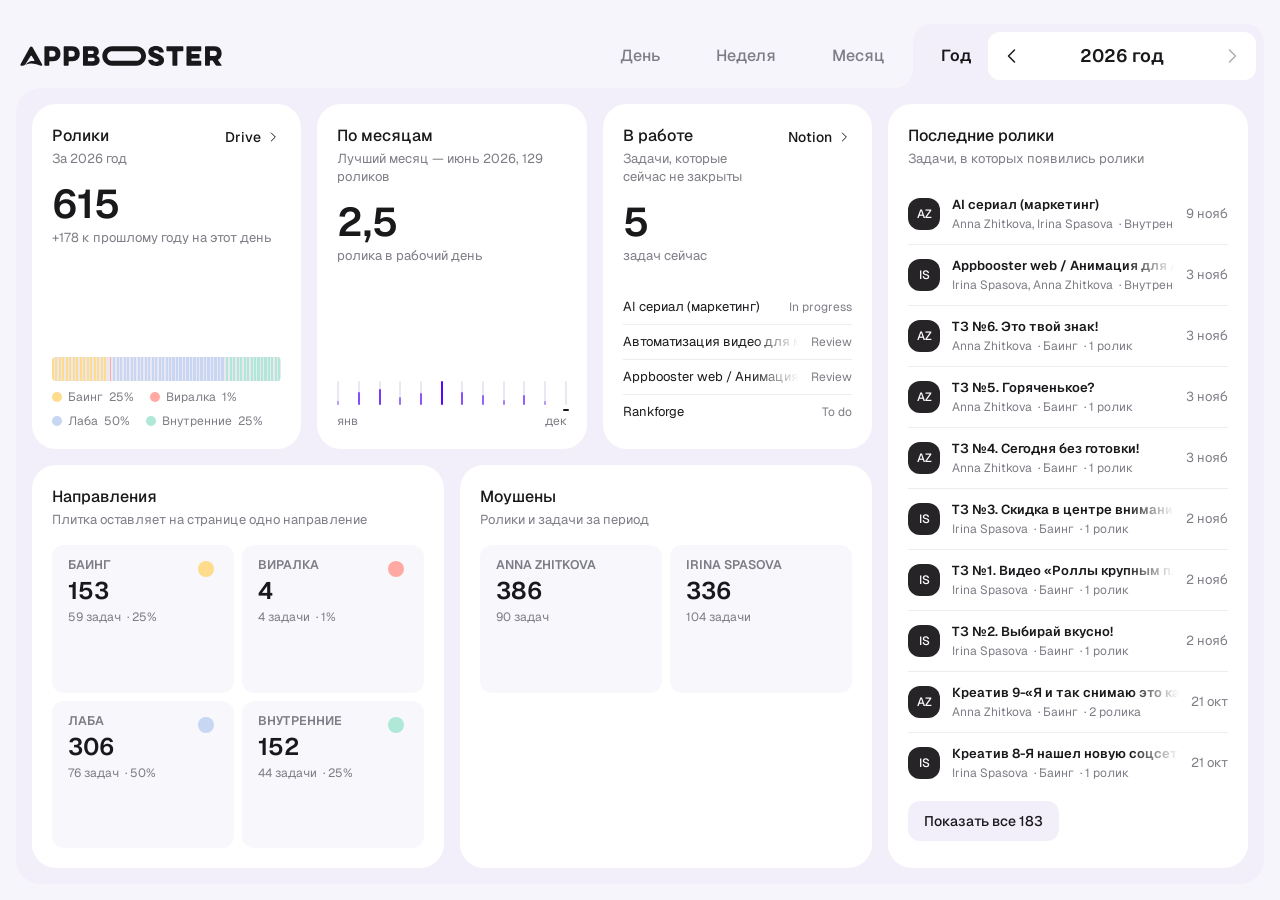
<file: index.html>
<!doctype html>
<html lang="ru">
<head>
  <meta charset="utf-8">
  <meta name="viewport" content="width=device-width, initial-scale=1">
  <title>Motion Design</title>
  <meta name="description" content="Ролики моушен-дизайнеров по задачам Notion: день, неделя, месяц, год.">
  <link rel="icon" href="assets/icons/favicon.svg" type="image/svg+xml">
  <link rel="preconnect" href="https://fonts.googleapis.com">
  <link rel="preconnect" href="https://fonts.gstatic.com" crossorigin>
  <link rel="stylesheet" href="https://fonts.googleapis.com/css2?family=Geist:wght@400;500;600;700&display=swap">
  <link rel="stylesheet" href="assets/styles.css">
</head>
<body>
  <main class="main" id="app" aria-busy="true">
    <section class="dash">
      <!-- top: the Appbooster logo on the left (appbooster.com/assets/main/logo.svg in one colour); the period tabs grow
           out of the sheet on the right, the range sits inside the open one -->
      <header class="dash-top">
        <a class="brand" href="./"><svg class="logo" viewBox="0 0 182 18" fill="none" role="img" aria-label="Appbooster"><path fill-rule="evenodd" clip-rule="evenodd" d="M71.3492 12.7778C71.3492 15.6444 69.2168 17.6667 65.7074 17.6667H56.8671C56.5784 17.6667 56.3341 17.4222 56.3341 17.1333V0.866666C56.3341 0.577777 56.5784 0.333333 56.8671 0.333333H64.9522C68.6838 0.333333 70.5718 2.35556 70.5718 5.11111C70.5718 6.68889 69.9054 7.8 68.8392 8.53333C68.6838 8.64444 68.6838 8.84444 68.8615 8.93333C70.3941 9.64444 71.3492 10.9111 71.3492 12.7778ZM65.2187 13.6444C66.4182 13.6444 66.8624 13 66.8624 12.0889C66.8624 11.2 66.4182 10.6 65.2187 10.6H61.2206C60.9763 10.6 60.7764 10.8 60.7764 11.0444V13.2C60.7764 13.4444 60.9763 13.6444 61.2206 13.6444H65.2187ZM64.4413 7.13333C65.6408 7.13333 66.085 6.57778 66.085 5.75556C66.085 4.93333 65.6185 4.37778 64.6857 4.37778H61.2206C60.9763 4.37778 60.7764 4.57778 60.7764 4.82222V6.68889C60.7764 6.93333 60.9763 7.13333 61.2206 7.13333H64.4413Z" fill="currentColor"/><path d="M129.294 12.8444C129.294 16.2222 126.362 18 122.409 18C118.477 18 115.39 16.2667 115.079 13.0889C115.057 12.7778 115.345 12.4667 115.656 12.4667H118.655C119.166 12.4667 119.277 12.5778 119.543 13.0444C119.854 13.6222 120.765 14.1556 122.32 14.1556C123.986 14.1556 124.519 13.6 124.519 13.0889C124.519 12.3556 123.653 11.9111 121.565 11.2C118.81 10.2889 115.19 8.95555 115.19 5.37778C115.19 2.06667 118.011 0 121.964 0C126.007 0 128.828 2.11111 129.05 5.22222C129.072 5.53333 128.783 5.84444 128.472 5.84444H125.385C124.963 5.84444 124.763 5.64444 124.63 5.24444C124.363 4.51111 123.519 3.84444 122.053 3.84444C120.543 3.84444 119.943 4.44444 119.943 5.02222C119.943 5.71111 120.743 6.06667 122.808 6.77778L122.839 6.78866C125.242 7.63444 129.294 9.06071 129.294 12.8444Z" fill="currentColor"/><path d="M136.385 4.64444C136.629 4.64444 136.829 4.84444 136.829 5.08889V17.1333C136.829 17.4222 137.073 17.6667 137.362 17.6667H140.738C141.027 17.6667 141.271 17.4222 141.271 17.1333V5.08889C141.271 4.84444 141.471 4.64444 141.715 4.64444H146.136C146.424 4.64444 146.669 4.4 146.669 4.11111V0.866666C146.669 0.577777 146.424 0.333333 146.136 0.333333H131.965C131.676 0.333333 131.431 0.577777 131.431 0.866666V4.11111C131.431 4.4 131.676 4.64444 131.965 4.64444H136.385Z" fill="currentColor"/><path d="M162.794 17.1333C162.794 17.4222 162.549 17.6667 162.26 17.6667H150.022C149.733 17.6667 149.489 17.4222 149.489 17.1333V0.866666C149.489 0.577777 149.733 0.333333 150.022 0.333333H162.26C162.549 0.333333 162.794 0.577777 162.794 0.866666V4.11111C162.794 4.4 162.549 4.64444 162.26 4.64444H154.375C154.131 4.64444 153.931 4.84444 153.931 5.08889V6.68889C153.931 6.93333 154.131 7.13333 154.375 7.13333H160.683C160.972 7.13333 161.217 7.37778 161.217 7.66667V10.6222C161.217 10.9111 160.972 11.1556 160.683 11.1556H154.375C154.131 11.1556 153.931 11.3556 153.931 11.6V12.9333C153.931 13.1778 154.131 13.3778 154.375 13.3778H162.26C162.549 13.3778 162.794 13.6222 162.794 13.9111V17.1333Z" fill="currentColor"/><path fill-rule="evenodd" clip-rule="evenodd" d="M166.176 17.1333C166.176 17.4222 166.42 17.6667 166.709 17.6667H170.063C170.352 17.6667 170.596 17.4222 170.596 17.1333V13.4667C170.596 13.2222 170.796 13.0222 171.04 13.0222H172.418C172.684 13.0222 172.973 13.1556 173.128 13.3778L175.838 17.2222C176.038 17.4889 176.349 17.6667 176.682 17.6667H180.925C181.147 17.6667 181.28 17.4222 181.147 17.2222L177.971 12.8C177.837 12.6 177.882 12.3333 178.104 12.2222C180.169 11.0889 181.125 8.95555 181.125 6.66667C181.125 3.22222 179.081 0.333333 174.639 0.333333H166.709C166.42 0.333333 166.176 0.577777 166.176 0.866666V17.1333ZM176.838 6.71111C176.838 7.91111 176.171 9 174.394 9H171.04C170.796 9 170.596 8.8 170.596 8.55556V4.82222C170.596 4.57778 170.796 4.37778 171.04 4.37778H174.394C176.171 4.37778 176.838 5.37778 176.838 6.71111Z" fill="currentColor"/><path fill-rule="evenodd" clip-rule="evenodd" d="M73.75 9.01478C73.75 4.18846 77.6607 0.275954 82.4847 0.275954H104.321C109.145 0.275954 113.056 4.18846 113.056 9.01478C113.056 13.8411 109.145 17.7536 104.321 17.7536H82.4847C77.6607 17.7536 73.75 13.8411 73.75 9.01478ZM82.4847 4.64537H104.321C106.733 4.64537 108.689 6.60162 108.689 9.01478C108.689 11.4279 106.733 13.3842 104.321 13.3842H82.4847C80.0727 13.3842 78.1173 11.4279 78.1173 9.01478C78.1173 6.60162 80.0727 4.64537 82.4847 4.64537Z" fill="currentColor"/><path fill-rule="evenodd" clip-rule="evenodd" d="M25.5228 17.6662C25.8116 17.6662 26.0559 17.4218 26.0559 17.1329V14.1773C26.0559 13.9329 26.2558 13.7329 26.5001 13.7329H29.2544C33.8522 13.7329 36.0512 10.644 36.0512 6.97733C36.0512 3.48845 33.8522 0.33289 29.2544 0.33289H22.1466C21.8579 0.33289 21.6136 0.577334 21.6136 0.866223V17.1329C21.6136 17.4218 21.8579 17.6662 22.1466 17.6662H25.5228ZM31.5644 6.99956C31.5644 8.53289 30.8758 9.68845 29.0101 9.68845H26.5001C26.2558 9.68845 26.0559 9.48845 26.0559 9.244V4.82178C26.0559 4.57733 26.2558 4.37733 26.5001 4.37733H29.0101C30.8758 4.37733 31.5644 5.62178 31.5644 6.99956Z" fill="currentColor"/><path fill-rule="evenodd" clip-rule="evenodd" d="M42.8827 17.6662C43.1714 17.6662 43.4157 17.4218 43.4157 17.1329V14.1773C43.4157 13.9329 43.6156 13.7329 43.86 13.7329H46.6142C51.2121 13.7329 53.411 10.644 53.411 6.97733C53.411 3.48845 51.2121 0.33289 46.6142 0.33289H39.5065C39.2177 0.33289 38.9734 0.577334 38.9734 0.866223V17.1329C38.9734 17.4218 39.2177 17.6662 39.5065 17.6662H42.8827ZM48.9242 6.99956C48.9242 8.53289 48.2357 9.68845 46.3699 9.68845H43.86C43.6156 9.68845 43.4157 9.48845 43.4157 9.244V4.82178C43.4157 4.57733 43.6156 4.37733 43.86 4.37733H46.3699C48.2357 4.37733 48.9242 5.62178 48.9242 6.99956Z" fill="currentColor"/><path d="M8.5417 1.08667C9.06169 0.14344 10.4145 0.137151 10.9432 1.0755L19.5765 16.3973C19.987 17.126 19.2105 18.0032 18.4263 17.7133C16.0993 16.8528 12.546 15.7401 9.73246 15.7401C6.19544 15.7401 4.6767 16.9093 4.16675 17.4446C4.86953 16.6108 7.20776 14.0465 9.73246 13.5942C10.5186 13.4534 11.5302 13.4797 12.2228 13.5243C12.549 13.5454 12.7776 13.1859 12.6095 12.9055L10.2493 8.96915C10.0278 8.59986 9.4948 8.59441 9.26586 8.95908L4.65318 16.3067C4.10633 17.1778 3.15035 17.7065 2.1222 17.7065H0.897918C0.215463 17.7065 -0.216814 16.9741 0.112784 16.3762L8.5417 1.08667Z" fill="currentColor"/><path d="M4.16675 17.4446C4.0279 17.6093 3.95289 17.7065 3.95289 17.7065C3.95289 17.7065 4.01538 17.6035 4.16675 17.4446Z" fill="currentColor"/></svg></a>
        <div class="ptabs" role="tablist" aria-label="Период" id="periodTabs">
          <div class="ptab" data-mode="day"><button class="ptab-btn" role="tab" type="button" data-mode="day">День</button></div>
          <div class="ptab" data-mode="week"><button class="ptab-btn" role="tab" type="button" data-mode="week">Неделя</button></div>
          <div class="ptab" data-mode="month"><button class="ptab-btn" role="tab" type="button" data-mode="month">Месяц</button></div>
          <div class="ptab" data-mode="year"><button class="ptab-btn" role="tab" type="button" data-mode="year">Год</button></div>
        </div>
      </header>

      <!-- the range: inside the open period tab; on a phone it moves to the top of the sheet -->
      <div class="range" id="range">
        <button class="rbtn" id="prevPeriod" type="button" aria-label="Предыдущий период"><svg class="ico" viewBox="0 0 24 24" fill="none" aria-hidden="true"><path d="M14.5 6l-6 6 6 6" stroke="currentColor" stroke-width="1.5" stroke-linecap="round" stroke-linejoin="round"/></svg></button>
        <span class="range-label" id="periodLabel" aria-live="polite">—</span>
        <button class="rbtn" id="nextPeriod" type="button" aria-label="Следующий период"><svg class="ico" viewBox="0 0 24 24" fill="none" aria-hidden="true"><path d="M9.5 6l6 6-6 6" stroke="currentColor" stroke-width="1.5" stroke-linecap="round" stroke-linejoin="round"/></svg></button>
      </div>

      <!-- the sheet: lavender board with white plates -->
      <div class="dash-sheet" id="sheet">
        <div class="range-slot" id="rangeSlot"></div>
        <div class="dash-grid" id="dashView">
          <div class="row-a">
            <article class="bcard">
              <div class="bhead">
                <div class="bhead-txt"><h2 class="b-title">Ролики</h2><p class="b-cap" id="aCap">—</p></div>
                <a class="b-open" id="driveLink" href="#" target="_blank" rel="noopener">Drive<svg class="ico16" viewBox="0 0 24 24" fill="none" aria-hidden="true"><path d="M9.5 6l6 6-6 6" stroke="currentColor" stroke-width="1.5" stroke-linecap="round" stroke-linejoin="round"/></svg></a>
              </div>
              <div class="bbody">
                <div class="metric"><span class="m-value" id="aValue">—</span><span class="m-cap" id="aSub">—</span></div>
                <div class="strip">
                  <div class="split" id="split" role="img"></div>
                  <div class="legend" id="splitLegend"></div>
                </div>
              </div>
            </article>

            <article class="bcard">
              <div class="bhead">
                <div class="bhead-txt"><h2 class="b-title" id="bTitle">По дням</h2><p class="b-cap" id="bCap">—</p></div>
              </div>
              <div class="bbody">
                <div class="metric"><span class="m-value" id="bValue">—</span><span class="m-cap" id="bSub">—</span></div>
                <div class="strip">
                  <div class="bars" id="bars"></div>
                  <div class="strip-ends"><span id="barsFrom">—</span><span id="barsTo">—</span></div>
                </div>
              </div>
            </article>

            <article class="bcard">
              <div class="bhead">
                <div class="bhead-txt"><h2 class="b-title">В работе</h2><p class="b-cap">Задачи, которые сейчас не&nbsp;закрыты</p></div>
                <a class="b-open" id="notionLink" href="#" target="_blank" rel="noopener">Notion<svg class="ico16" viewBox="0 0 24 24" fill="none" aria-hidden="true"><path d="M9.5 6l6 6-6 6" stroke="currentColor" stroke-width="1.5" stroke-linecap="round" stroke-linejoin="round"/></svg></a>
              </div>
              <div class="bbody">
                <div class="metric"><span class="m-value" id="cValue">—</span><span class="m-cap" id="cSub">—</span></div>
                <div class="worklist" id="worklist"></div>
              </div>
            </article>
          </div>

          <div class="row-b">
            <article class="bcard">
              <div class="bhead">
                <div class="bhead-txt"><h2 class="b-title">Направления</h2><p class="b-cap">Плитка оставляет на&nbsp;странице одно&nbsp;направление</p></div>
              </div>
              <div class="tiles" id="dirTiles"></div>
            </article>

            <article class="bcard">
              <div class="bhead">
                <div class="bhead-txt"><h2 class="b-title">Моушены</h2><p class="b-cap">Ролики и&nbsp;задачи за&nbsp;период</p></div>
              </div>
              <div class="tiles" id="personTiles"></div>
            </article>
          </div>

          <article class="bcard dc-log">
            <div class="bhead">
              <div class="bhead-txt"><h2 class="b-title">Последние ролики</h2><p class="b-cap">Задачи, в&nbsp;которых появились&nbsp;ролики</p></div>
            </div>
            <div class="events" id="events"></div>
          </article>
        </div>
        <!-- the tasks page: opened from «Последние ролики», the period on top still drives it -->
        <div class="tview" id="tasksView" hidden>
          <div class="ftabs" role="tablist" aria-label="Задачи" id="taskTabs">
            <button class="ftab" role="tab" type="button" data-tab="done">С роликами<span class="ftab-n" id="nDone"></span></button>
            <button class="ftab" role="tab" type="button" data-tab="current">В работе<span class="ftab-n" id="nCurrent"></span></button>
            <button class="ftab" role="tab" type="button" data-tab="nolink">Без роликов<span class="ftab-n" id="nNolink"></span></button>
          </div>
          <article class="tcard" id="tcard">
            <div class="toolbar">
              <button class="backbtn" id="backBtn" type="button" aria-label="Назад к дашборду" title="Назад к дашборду"><svg class="ico" viewBox="0 0 24 24" fill="none" aria-hidden="true"><path d="M19 12H5M11 6l-6 6 6 6" stroke="currentColor" stroke-width="1.5" stroke-linecap="round" stroke-linejoin="round"/></svg></button>
              <label class="field">
                <svg class="ico" viewBox="0 0 24 24" fill="none" aria-hidden="true"><path d="M16.4 16.4L20 20" stroke="currentColor" stroke-width="1.5" stroke-linecap="round"/><circle cx="11" cy="11" r="7" stroke="currentColor" stroke-width="1.5"/></svg>
                <input id="taskSearch" type="search" placeholder="Поиск задачи" aria-label="Поиск задачи" autocomplete="off">
              </label>
              <div class="dd" id="dirFilter" data-label="Направление"></div>
              <div class="dd" id="personFilter" data-label="Моушен"></div>
            </div>
            <div class="tbl"><div class="tgrid" id="tgrid" role="table" aria-label="Задачи"></div></div>
            <p class="tempty" id="tEmpty" hidden></p>
          </article>
        </div>
      </div>
    </section>
  </main>
  <div class="tooltip" id="tooltip" role="status" hidden></div>
  <script src="assets/app.js" type="module"></script>
</body>
</html>
</file>
<file: assets/styles.css>
/* Motion Design — the Vault Custody dashboard v2.2 (Figma 4ZeIBtOjH7RSoyMiiSfouZ, filled 1373:82066), adapted:
   no drawer, the plates carry videos instead of wallets. Values are the custody prototype's
   (prototype/ghost-cursor/page.html, rebuilt 29 Oct 2026); the split's pastels and the strip's violet steps are
   sampled from the filled render. One light theme, as the source. */
:root {
  --canvas: #f7f5fc;
  --surface: #ffffff;
  --ink: #19191c;
  --ink-link: #18181b;
  --text-2: #7d7d86;
  --text-3: #aeaeae;
  --rule: #ededef;
  --field: #ebe7f1;
  --tint: #f2effa;
  --tile: #f8f7fc;
  --disc: #f6f6ff;
  --violet: #5608ff;
  --inverse: #27232a;
  --on-inverse-2: #92919b;
  --av: #262427;
  --av-row: #3e4046;          /* the 24 avatar in a table */
  --hair: rgba(0, 0, 0, .05); /* Divider · Hairline, over a table head */
  --chip-n: #f5f5f5;          /* Chip · Neutral */
  --ok-bg: #f7f2fe; --ok: #9d5aef; /* Chip · Success */
  /* the token split's pastels (filled render), one per direction */
  --dir-buying: #ffdb8c;
  --dir-viral: #ffa9a2;
  --dir-lab: #c7d6f3;
  --dir-internal: #afe8d6;
  --ease-enter: cubic-bezier(.72, 0, 0, 1);
  --ease-exit: cubic-bezier(1, 0, .28, 1);
  --edge: 16px;
  --font: "Geist", ui-sans-serif, system-ui, -apple-system, "Segoe UI", sans-serif;
  color-scheme: light;
}
*, *::before, *::after { box-sizing: border-box; }
[hidden] { display: none !important; }
body { margin: 0; background: var(--canvas); color: var(--ink); font: 400 14px/1.43 var(--font); -webkit-font-smoothing: antialiased; }
button { font: inherit; color: inherit; background: none; border: 0; padding: 0; margin: 0; cursor: pointer; }
button:focus-visible, a:focus-visible { outline: 2px solid var(--violet); outline-offset: 2px; border-radius: 6px; }
a { color: inherit; text-decoration: none; }
p, h1, h2 { margin: 0; }
.ico { width: 24px; height: 24px; flex: none; display: block; }
.ico16 { width: 16px; height: 16px; flex: none; display: block; }

.main { min-height: 100vh; padding: 0 var(--edge) var(--edge); }
.main[aria-busy="true"] .dash-sheet { opacity: .55; }
.dash { container-type: inline-size; max-width: 1888px; margin: 0 auto; }

/* top: the period tabs grow out of the sheet (folder tabs, 18 round with a concave 18 corner), the open one holds the
   range; the numbers stand on the right */
.dash-top { position: relative; display: flex; align-items: flex-end; gap: 24px; padding-top: 32px; }
.brand { flex: none; align-self: flex-end; height: 64px; display: flex; align-items: center; padding-left: 4px; color: var(--ink); }
.brand .logo { display: block; width: 203px; height: 20px; }
.ptabs { flex: none; margin-left: auto; display: flex; align-items: flex-end; }
.ptab { position: relative; flex: none; height: 64px; border-radius: 18px 18px 0 0; display: flex; align-items: center; }
.ptab-btn { height: 100%; padding: 0 28px; font: 500 16px/24px var(--font); color: var(--text-2); white-space: nowrap; transition: color .2s; }
.ptab-btn:hover { color: var(--ink); }
.ptab-btn:focus-visible { outline-offset: -6px; border-radius: 14px; }
.ptab.is-on { background: var(--tint); padding-right: 8px; }
.ptab.is-on .ptab-btn { padding-right: 16px; color: var(--ink); font-weight: 600; cursor: default; }
.ptab.is-on::before, .ptab.is-on:not(:last-child)::after { content: ""; position: absolute; bottom: 0; width: 18px; height: 18px; pointer-events: none; }
.ptab.is-on::before { left: -18px; background: radial-gradient(circle at 0 0, transparent 17.5px, var(--tint) 18px); }
.ptab.is-on:not(:last-child)::after { right: -18px; background: radial-gradient(circle at 100% 0, transparent 17.5px, var(--tint) 18px); }
/* the range: big arrow buttons in a white track, the period between them */
.range { display: flex; align-items: center; height: 48px; padding: 2px; border-radius: 12px; background: var(--surface); }
.range.is-moved { animation: range-in .3s var(--ease-enter); } /* only when it moves to another tab: on load it is just there */
@keyframes range-in { from { opacity: 0; } }
.rbtn { width: 44px; height: 44px; flex: none; border-radius: 10px; display: grid; place-items: center; color: var(--ink); transition: background .2s, color .2s; }
.rbtn:hover:not(:disabled) { background: var(--tint); }
.rbtn:disabled { color: var(--text-3); cursor: default; }
.range-label { min-width: 176px; padding: 0 8px; text-align: center; font: 600 18px/24px var(--font); color: var(--ink); white-space: nowrap; }
.range-slot:empty { display: none; }
/* the way back, first in the toolbar: a tint button, no edge (baseline rule 7) */
.backbtn { flex: none; width: 40px; height: 40px; border-radius: 12px; background: var(--tint); display: grid; place-items: center; color: var(--ink); transition: background .2s; }
.backbtn:hover { background: var(--field); }
.load-error { margin-bottom: 16px; font: 400 13px/18px var(--font); color: var(--text-2); }

/* the sheet and its grid */
.dash-sheet { position: relative; padding: 16px; border-radius: 24px; background: var(--tint); transition: opacity .2s; }
.dash-sheet.is-joined { border-top-right-radius: 0; } /* the last tab (Год) open: the sheet's corner under it is square */
.dash-grid { display: grid; grid-template-columns: 1fr; gap: 16px; }
.row-a { display: grid; grid-template-columns: repeat(3, minmax(0, 1fr)); gap: 16px; }
.row-b { display: grid; grid-template-columns: minmax(0, 1fr) minmax(0, 1fr); gap: 16px; }
@container (min-width: 1500px) {
  .dash-grid { grid-template-columns: minmax(0, 1fr) 402px; grid-template-rows: auto auto; }
  .row-a, .row-b { grid-column: 1; }
  .dc-log { grid-column: 2; grid-row: 1 / span 2; }
}
@container (max-width: 1000px) { .row-b { grid-template-columns: minmax(0, 1fr); } }
@container (max-width: 760px) {
  .row-a { grid-template-columns: minmax(0, 1fr); }
}

/* Block card · Layout=Form */
.bcard { position: relative; min-width: 0; padding: 20px; border-radius: 24px; background: var(--surface); display: flex; flex-direction: column; gap: 16px; }
.bhead { display: flex; align-items: flex-start; gap: 16px; }
.bhead-txt { flex: 1; min-width: 0; display: flex; flex-direction: column; gap: 2px; }
.b-title { font: 500 16px/24px var(--font); color: var(--ink); }
.b-cap { font: 400 13px/18px var(--font); color: var(--text-2); }
.b-open { flex: none; display: flex; align-items: center; gap: 4px; margin-top: 3px; font: 500 14px/20.3px var(--font); color: var(--ink-link); }
.b-open:hover { text-decoration: underline; text-underline-offset: 3px; }
.bbody { display: flex; flex-direction: column; gap: 16px; flex: 1; }
.metric { display: flex; flex-direction: column; gap: 4px; min-height: 80px; }
.m-value { font: 600 40px/41px var(--font); color: var(--ink); }
.m-cap { font: 400 13px/18px var(--font); color: var(--text-2); }
.strip { display: flex; flex-direction: column; gap: 8px; margin-top: auto; }
.strip-ends { display: flex; justify-content: space-between; gap: 16px; font: 400 12px/16px var(--font); color: var(--text-2); }
.strip-ends b { font-weight: 500; color: var(--ink); }

/* the direction split: a comb of thin pastel bars per part, 2 white apart (Token split) */
.split { display: flex; gap: 2px; height: 24px; border-radius: 4px; overflow: hidden; background: var(--field); }
.split.is-empty { background: repeating-linear-gradient(90deg, var(--field) 0 2px, transparent 2px 3.5px); }
.split i { flex: none; height: 100%; background: repeating-linear-gradient(90deg, var(--c) 0 2px, transparent 2px 3.5px); }
.legend { display: flex; flex-wrap: wrap; gap: 8px 16px; }
.legend-item { display: inline-flex; align-items: center; gap: 6px; font: 400 12px/16px var(--font); color: var(--text-2); white-space: nowrap; }
.legend-item i { width: 10px; height: 10px; border-radius: 50%; background: var(--c); }

/* the day strip: violet bars, opacity by level; zero bars stay in the field colour */
.bars { position: relative; display: flex; align-items: flex-end; justify-content: space-between; height: 24px; }
.bars i { position: relative; flex: none; width: 2px; height: 24px; border-radius: 9999px; background: var(--field); }
.bars i::after { content: ""; position: absolute; left: 0; right: 0; bottom: 0; height: var(--h, 0); border-radius: 9999px; background: var(--violet); opacity: var(--o, 0); }
.bars i.is-now::before { content: ""; position: absolute; left: -2px; right: -2px; bottom: -6px; height: 2px; border-radius: 1px; background: var(--ink); }
.bars .hit { position: absolute; top: -6px; bottom: -6px; }

/* work list: the task fades at its end, the status sits small on the right */
.worklist { display: flex; flex-direction: column; margin-top: auto; }
.wrow { display: flex; align-items: baseline; gap: 12px; padding: 8px 0; border-top: 1px solid var(--rule); font: 400 13px/18px var(--font); }
.wrow:first-child { border-top: 0; padding-top: 0; }
.wrow .n { flex: 1; min-width: 0; white-space: nowrap; overflow: hidden; color: var(--ink); -webkit-mask-image: linear-gradient(to right, #000 calc(100% - 48px), transparent); mask-image: linear-gradient(to right, #000 calc(100% - 48px), transparent); }
.wrow .n.fits { -webkit-mask-image: none; mask-image: none; }
.wrow .n:hover { text-decoration: underline; text-underline-offset: 3px; }
.wrow .s { flex: none; font: 400 12px/16px var(--font); color: var(--text-2); }
.wempty { font: 400 13px/18px var(--font); color: var(--text-2); }

/* tiles */
.tiles { display: grid; grid-template-columns: repeat(2, minmax(0, 1fr)); gap: 8px; }
.tile { position: relative; min-height: 138px; padding: 16px; border-radius: 12px; background: var(--tile); display: flex; flex-direction: column; gap: 4px; text-align: left; width: 100%; transition: box-shadow .2s var(--ease-enter); }
.tile[aria-pressed="true"] { box-shadow: inset 0 0 0 2px var(--violet); } /* a selection, not an edge (baseline rule 7) */
.tile-label { padding-right: 32px; font: 600 12.5px/16px var(--font); text-transform: uppercase; color: var(--text-2); }
.tile-value { font: 600 24px/32px var(--font); color: var(--ink); }
.tile-cap { font: 400 12px/16px var(--font); color: var(--text-2); }
.tile-act { margin-top: auto; padding-top: 8px; font: 500 14px/20.3px var(--font); color: var(--ink-link); }
.tile:hover .tile-act { text-decoration: underline; text-underline-offset: 3px; }
.tile > .ico { position: absolute; right: 16px; top: 16px; color: var(--ink); }
.tile .dot { position: absolute; right: 20px; top: 20px; width: 16px; height: 16px; border-radius: 50%; background: var(--c); }

/* the log */
.dc-log { min-height: 0; }
.events { display: flex; flex-direction: column; }
.ev { display: flex; align-items: center; gap: 12px; padding: 12px 0; }
.ev + .ev { border-top: 1px solid var(--rule); }
.ev-av { width: 32px; height: 32px; flex: none; border-radius: 12px; background: var(--av); color: #fff; display: grid; place-items: center; font: 500 12px/1 var(--font); }
.ev-txt { flex: 1; min-width: 0; display: flex; flex-direction: column; gap: 2px; }
.ev-name { font: 600 13px/18px var(--font); color: var(--ink); white-space: nowrap; overflow: hidden; -webkit-mask-image: linear-gradient(to right, #000 calc(100% - 48px), transparent); mask-image: linear-gradient(to right, #000 calc(100% - 48px), transparent); }
.ev-name.fits { -webkit-mask-image: none; mask-image: none; }
.ev-meta { font: 400 12px/16px var(--font); color: var(--text-2); white-space: nowrap; overflow: hidden; }
.ev-time { flex: none; font: 400 13px/18px var(--font); color: var(--text-2); }
.ev:hover .ev-name { text-decoration: underline; text-underline-offset: 3px; }
.ev-more { flex: none; align-self: flex-start; margin-top: 8px; height: 40px; padding: 0 16px; border-radius: 12px; background: var(--tint); font: 500 14px/18px var(--font); transition: background .2s; }
.ev-more:hover { background: var(--field); }
.ev-empty { padding: 24px 0; font: 400 13px/18px var(--font); color: var(--text-2); }


/* ───────── the tasks page: folder tabs over a white card, as the custody pages ───────── */
.tview { display: flex; flex-direction: column; min-width: 0; }
.ftabs { display: flex; height: 48px; min-width: 0; }
.ftab { position: relative; flex: none; height: 48px; padding: 0 27px; border-radius: 18px 18px 0 0; font: 500 14px/20px var(--font); letter-spacing: -.006em; color: var(--text-2); white-space: nowrap; transition: color .2s; }
.ftab:hover { color: var(--ink); }
.ftab[aria-selected="true"] { background: var(--surface); color: var(--ink); font-weight: 600; }
.ftab[aria-selected="true"]::after, .ftab[aria-selected="true"]:not(:first-child)::before { content: ""; position: absolute; bottom: 0; width: 18px; height: 18px; pointer-events: none; }
.ftab[aria-selected="true"]::after { right: -18px; background: radial-gradient(circle at 100% 0, transparent 17.5px, var(--surface) 18px); }
.ftab[aria-selected="true"]:not(:first-child)::before { left: -18px; background: radial-gradient(circle at 0 0, transparent 17.5px, var(--surface) 18px); }
.ftab:focus-visible { outline-offset: -2px; }
.ftab-n { margin-left: 8px; font-weight: 500; color: var(--text-3); }
.ftab[aria-selected="true"] .ftab-n { color: var(--text-2); }

.tcard { container: tcard / inline-size; position: relative; min-width: 0; display: flex; flex-direction: column; padding: 18px 0; border-radius: 24px; background: var(--surface); }
.tcard.is-joined { border-top-left-radius: 0; }
.toolbar { flex: none; display: flex; flex-wrap: wrap; align-items: center; gap: 8px; padding: 8px 26px 23px; }
/* Field: its fill is the card's own, so the 2 border is its edge (baseline rule 7) */
.field { width: 296px; max-width: 100%; height: 40px; padding: 0 12px; border: 2px solid var(--field); border-radius: 12px; display: flex; align-items: center; gap: 8px; cursor: text; background: var(--surface); transition: border-color .2s; }
.field:focus-within { border-color: var(--violet); }
.field .ico { color: var(--text-3); }
.field input { flex: 1; min-width: 0; height: 100%; padding: 0; border: 0; outline: 0; background: transparent; font: 400 14px/20px var(--font); color: var(--ink); }
.field input::placeholder { color: var(--text-2); }
.field input::-webkit-search-cancel-button { cursor: pointer; }

/* MUI-style select: the field opens an anchored listbox under it */
.dd { position: relative; flex: none; }
.dd-trigger { width: 220px; height: 40px; padding: 0 8px 0 12px; border: 2px solid var(--field); border-radius: 12px; background: var(--surface); display: flex; align-items: center; justify-content: space-between; gap: 8px; font: 400 14px/20px var(--font); color: var(--ink); text-align: left; transition: border-color .2s; }
.dd-trigger:focus-visible { outline: 0; border-color: var(--violet); }
.dd.open .dd-trigger { border-color: var(--violet); }
.dd.active .dd-value { font-weight: 500; }
.dd-value { min-width: 0; overflow: hidden; white-space: nowrap; }
.dd-arrow { color: var(--text-2); transition: transform .2s var(--ease-exit); }
.dd.open .dd-arrow { transform: rotate(180deg); transition-timing-function: var(--ease-enter); }
.dd-menu { position: absolute; z-index: 20; top: calc(100% + 4px); left: 0; min-width: 100%; max-height: 320px; overflow: auto; margin: 0; padding: 4px; list-style: none; border: 2px solid var(--field); border-radius: 12px; background: var(--surface); outline: 0; animation: dd-in .22s var(--ease-enter); }
@keyframes dd-in { from { opacity: 0; transform: translateY(-4px); } }
.dd-option { display: flex; align-items: center; min-height: 36px; padding: 8px 12px; border-radius: 8px; font: 400 14px/20px var(--font); color: var(--ink); white-space: nowrap; cursor: pointer; }
.dd-option.focused { background: var(--tile); }
.dd-option[aria-selected="true"] { background: var(--tint); font-weight: 500; }

/* the table: one grid, the head and every row its subgrid, so a column is one width in all of them */
.tbl { position: relative; min-width: 0; overflow-x: auto; scrollbar-width: thin; }
.tgrid { min-width: 0; display: grid; grid-template-columns: var(--cols); }
.thead, .tr { display: grid; grid-column: 1 / -1; grid-template-columns: subgrid; padding: 0 26px 0 27px; }
.thead { position: sticky; top: 0; z-index: 2; height: 42px; border-top: 1px solid var(--hair); border-bottom: 1px solid var(--rule); background: var(--surface); }
.thead > span { display: flex; align-items: center; min-width: 0; padding: 0 16px; font: 600 12.5px/16px var(--font); text-transform: uppercase; color: var(--text-3); white-space: nowrap; }
.thead > .r { justify-content: flex-end; }
.th-sort { display: inline-flex; align-items: center; gap: 4px; font: inherit; text-transform: inherit; color: inherit; transition: color .2s; }
.th-sort:hover, .th-sort.is-on { color: var(--text-2); }
.th-arrow { width: 12px; height: 12px; display: none; } /* only the sorted column shows its arrow: no room kept for the rest */
.th-sort.is-on .th-arrow { display: block; }
.tr { position: relative; }
.tr::after { content: ""; position: absolute; left: 27px; right: 26px; bottom: 0; height: 1px; background: var(--rule); pointer-events: none; }
.tr:last-child::after { left: 0; right: 0; }
.td { display: flex; flex-direction: column; justify-content: center; min-width: 0; padding: 13.5px 16px; font: 400 13px/18px var(--font); color: var(--ink); white-space: nowrap; }
.td.r { align-items: flex-end; text-align: right; }
.td .cap { display: block; margin-top: 4px; font: 400 12px/16px var(--font); color: var(--text-2); white-space: nowrap; }
.td .muted { color: var(--text-2); }
.td .strong { font-weight: 600; }
.td .num b { font-weight: 600; }
.td .num { display: flex; flex-direction: column; align-items: flex-end; }
/* Title fit=Fade: wider than the column, the words fade out at the end (48, the owner's), never «…» */
.fit { display: block; min-width: 0; max-width: 100%; overflow: hidden; white-space: nowrap; -webkit-mask-image: linear-gradient(to right, #000 calc(100% - 48px), transparent); mask-image: linear-gradient(to right, #000 calc(100% - 48px), transparent); }
.fit.fits { -webkit-mask-image: none; mask-image: none; }
.t-name:hover { text-decoration: underline; text-underline-offset: 3px; }
.td .reason { max-width: 160px; }
.td .formats { max-width: 120px; }
.td.person { flex-direction: row; justify-content: flex-start; align-items: center; gap: 8px; }
.p-txt { display: flex; flex-direction: column; min-width: 0; }
.av { width: 24px; height: 24px; flex: none; border-radius: 12px; background: var(--av-row); color: #fff; font: 400 11px/24px var(--font); text-align: center; }
.dir { display: inline-flex; align-items: center; gap: 8px; }
.dir i { width: 10px; height: 10px; border-radius: 50%; background: var(--c); }
.chip { display: inline-flex; align-self: flex-start; align-items: center; height: 26px; padding: 0 12px; border-radius: 8px; font: 400 12px/16px var(--font); white-space: nowrap; }
.chip-ok { background: var(--ok-bg); color: var(--ok); }
.chip-n { background: var(--chip-n); color: var(--text-2); }
.acts { display: flex; align-items: center; justify-content: flex-end; gap: 12px; }
.acts .sep { width: 4px; height: 4px; border-radius: 2px; background: #cccccc; }
.ibtn { display: grid; place-items: center; width: 16px; height: 16px; color: var(--text-2); transition: color .2s; }
.ibtn:hover { color: var(--ink); }
.tempty { padding: 48px 27px; font: 400 13px/18px var(--font); color: var(--text-2); text-align: center; }

/* a narrow card: every row becomes a small block, the head goes */
@container tcard (max-width: 1000px) {
  .toolbar { padding: 8px 16px 16px; }
  .field { flex: 1 1 200px; width: auto; }
  .dd { flex: 1 1 160px; }
  .dd-trigger { width: 100%; }
  .tgrid { display: block; }
  .thead { display: none; }
  .tr { display: grid; grid-template-columns: repeat(auto-fill, minmax(120px, 1fr)); gap: 12px 16px; padding: 14px 16px; }
  .tr::after { left: 16px; right: 16px; }
  .td { padding: 0; }
  .td.r { align-items: flex-start; text-align: left; }
  .td .num { align-items: flex-start; }
  .td.c-name { grid-column: 1 / -1; }
  .td.person { flex-wrap: wrap; }
  /* the cells are columns, so the label must not take a basis: 100 % of a column is its height (it squeezed the caps) */
  .td[data-k]::before { content: attr(data-k); flex: none; margin-bottom: 4px; font: 600 11px/14px var(--font); text-transform: uppercase; color: var(--text-3); }
  .td.person[data-k]::before { flex-basis: 100%; }
  .acts { justify-content: flex-start; }
}

.tooltip { position: fixed; z-index: 10; pointer-events: none; padding: 10px 12px; border-radius: 10px; background: var(--inverse); color: #fff; font: 400 12px/16px var(--font); }
.tooltip b { font: 600 13px/18px var(--font); }
.tooltip span { color: var(--on-inverse-2); }

/* a desktop window: the page is exactly its height and never scrolls; the log keeps the rows that fit, the tasks
   table scrolls inside its own card under a sticky head */
@media (min-width: 1200px) and (min-height: 640px) {
  .main { height: 100vh; height: 100dvh; display: flex; flex-direction: column; }
  .dash { flex: 1; min-height: 0; width: 100%; display: flex; flex-direction: column; }
  .dash-top { flex: none; padding-top: 24px; }
  .dash-sheet { flex: 1; min-height: 0; display: flex; flex-direction: column; }
  .dash-grid { flex: 1; min-height: 0; grid-template-columns: minmax(0, 1fr) 360px; grid-template-rows: auto minmax(0, 1fr); }
  .row-a, .row-b { grid-column: 1; }
  .row-b { min-height: 0; grid-template-columns: minmax(0, 1fr) minmax(0, 1fr); }
  .dc-log { grid-column: 2; grid-row: 1 / span 2; overflow: hidden; }
  .dc-log .events { flex: 1; min-height: 0; overflow: hidden; }
  /* the plates of row B have the row's height, so their tiles fit it: short rows lose the «Показать» line first */
  .row-b > .bcard { min-height: 0; overflow: hidden; container: plate / size; }
  .row-b .tiles { flex: 1; min-height: 0; grid-template-rows: repeat(2, minmax(0, 1fr)); } /* two rows always: two people get the directions' tile height */
  .row-b .tile { min-height: 0; }
  .tview { flex: 1; min-height: 0; }
  .tcard { flex: 1; min-height: 0; }
  .tbl { flex: 1; min-height: 0; overflow: auto; }
}
@media (min-width: 1500px) and (min-height: 640px) { .dash-grid { grid-template-columns: minmax(0, 1fr) 402px; } }
/* a low window: the work list keeps three rows, the plates under it get the room */
@media (min-width: 1200px) and (min-height: 640px) and (max-height: 880px) { .wrow:nth-child(n+4) { display: none; } }
@container plate (max-height: 380px) {
  .tile { padding: 12px 16px; gap: 2px; }
  .tile .dot { top: 16px; }
  .tile-act { display: none; }
}
/* a very low row: the tile lies on its side, the number on the right of its words */
@container plate (max-height: 290px) {
  .tile { display: grid; grid-template-columns: auto minmax(0, 1fr) auto; grid-template-rows: auto auto; align-content: center; gap: 2px 0; padding: 10px 16px; }
  .tile .dot { position: static; grid-column: 1; grid-row: 1; align-self: center; width: 10px; height: 10px; margin-right: 8px; }
  .tile-label { grid-column: 2; grid-row: 1; padding-right: 12px; white-space: nowrap; overflow: hidden; }
  .tile-cap { grid-column: 1 / 3; grid-row: 2; white-space: nowrap; overflow: hidden; }
  .tile-value { grid-column: 3; grid-row: 1 / span 2; align-self: center; font-size: 20px; line-height: 26px; }
}

/* narrow: period first, the tab under it so it still grows out of the sheet */
@media (max-width: 800px) {
  .dash-top { flex-wrap: wrap; gap: 0; padding-top: 16px; }
  .brand { width: 100%; height: auto; padding: 0 4px 20px; }
  .ptabs { width: 100%; margin-left: 0; }
  .ptab { flex: 1; min-width: 0; height: 52px; }
  .ptab.is-on { padding-right: 0; }
  .ptab-btn, .ptab.is-on .ptab-btn { width: 100%; padding: 0 4px; }
  .ptab.is-on::after, .ptab.is-on::before { display: none; }
  .dash-sheet { border-radius: 0 0 24px 24px; }
  .range-slot { margin-bottom: 16px; }
  .range-slot .range { width: 100%; }
  .range-slot .range-label { flex: 1; min-width: 0; }
}
@media (max-width: 600px) {
  .dash-sheet { padding: 8px; }
  .ftabs { overflow-x: auto; scrollbar-width: none; }
  .ftabs::-webkit-scrollbar { display: none; }
  .ftab { padding: 0 18px; }
  .tiles { grid-template-columns: minmax(0, 1fr); }
}
@media (prefers-reduced-motion: reduce) { .tile, .dash-sheet { transition: none; } .range, .dd-menu { animation: none; } }
</file>
